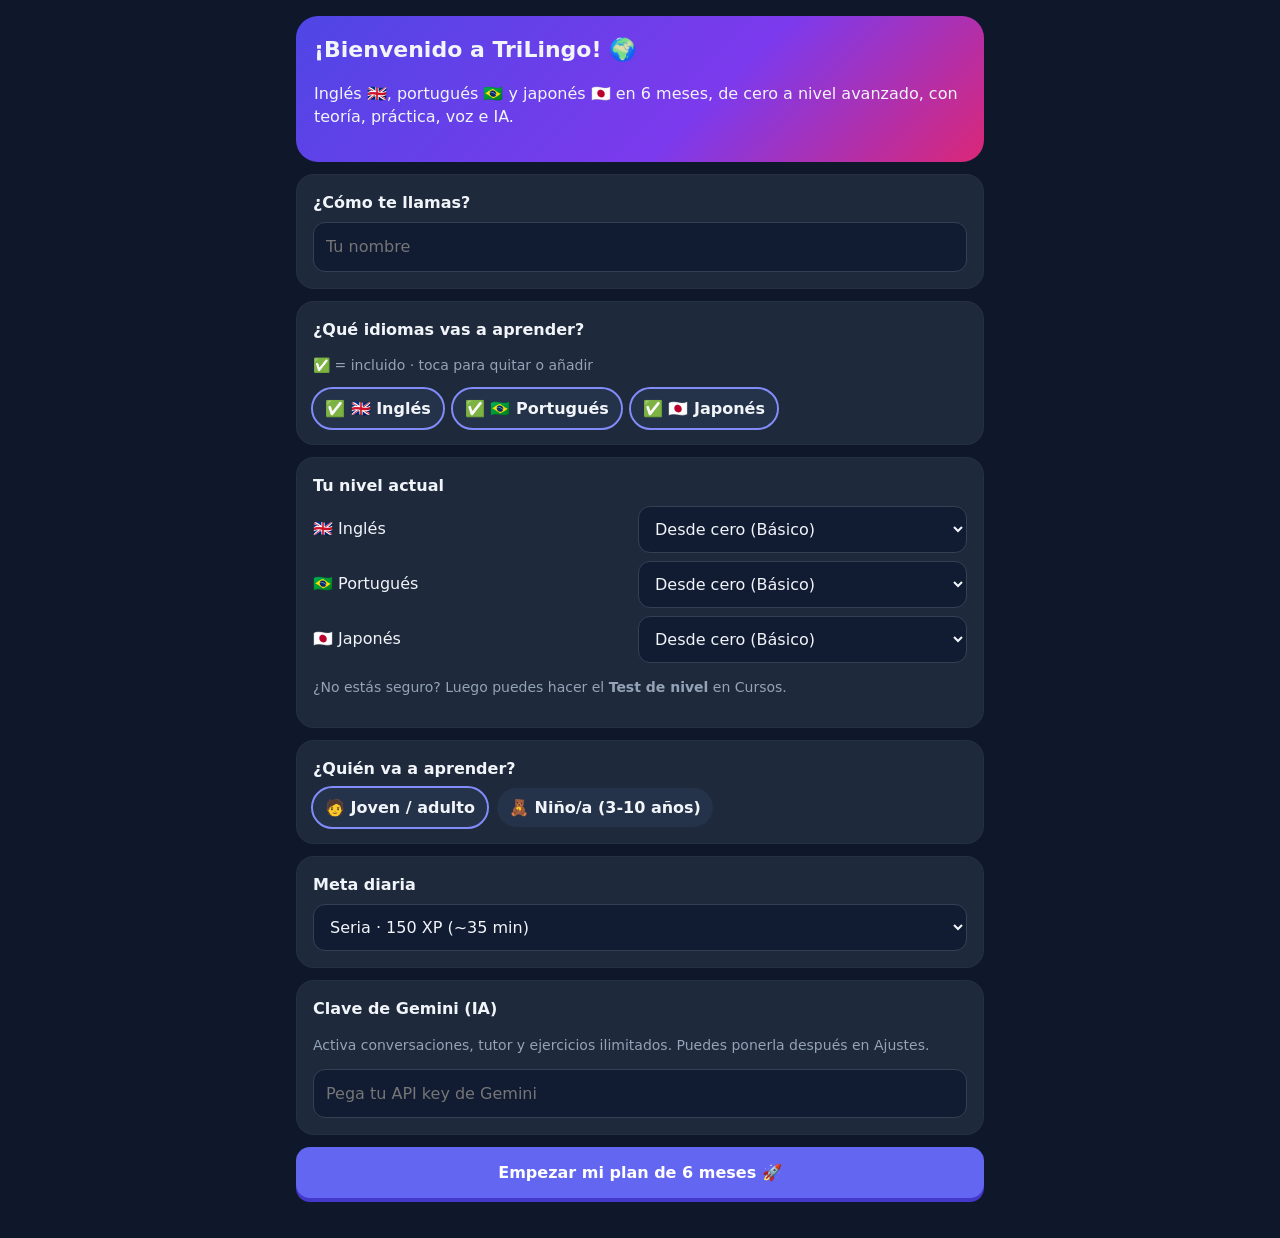
<file: triplingo/assets/index.html>
<!doctype html>
<html lang="es">
<head>
<meta charset="utf-8">
<meta name="viewport" content="width=device-width,initial-scale=1,maximum-scale=1,viewport-fit=cover">
<title>TriLingo</title>
<link rel="stylesheet" href="style.css">
</head>
<body>
<div id="app"></div>
<nav class="nav" id="nav">
  <button data-v="home"><span>🏠</span>Inicio</button>
  <button data-v="courses"><span>📚</span>Cursos</button>
  <button data-v="review"><span>🧠</span>Repasar</button>
  <button data-v="talk"><span>💬</span>Hablar</button>
  <button data-v="more"><span>✨</span>Más</button>
</nav>
<script src="data/en.js"></script>
<script src="data/pt.js"></script>
<script src="data/ja.js"></script>
<script src="data/extra.js"></script>
<script src="data/levels.js"></script>
<script src="data/kids.js"></script>
<script src="data/jp/index.js"></script>
<script src="data/media.js"></script>
<script src="data/methods-data.js"></script>
<script src="app.js"></script>
<script src="features.js"></script>
<script src="jp.js"></script>
<script src="methods.js"></script>
</body>
</html>
</file>
<file: triplingo/assets/style.css>
:root{
  --bg:#0f172a; --bg2:#111c33; --card:#1e293b; --card2:#24324a; --line:#334155;
  --tx:#f1f5f9; --mut:#94a3b8; --pri:#6366f1; --pri2:#818cf8; --ok:#22c55e; --bad:#ef4444; --warn:#f59e0b;
  --en:#ef4444; --pt:#22c55e; --ja:#facc15; --r:18px;
}
*{box-sizing:border-box;-webkit-tap-highlight-color:transparent}
html,body{margin:0;background:var(--bg);color:var(--tx);font-family:system-ui,-apple-system,"Segoe UI",Roboto,"Noto Sans","Noto Sans JP",sans-serif;font-size:16px;line-height:1.45}
body{padding-bottom:84px;min-height:100vh}
button{font:inherit;color:inherit;border:0;background:none;cursor:pointer}
input,textarea,select{font:inherit;color:var(--tx);background:var(--bg2);border:1px solid var(--line);border-radius:12px;padding:12px;width:100%}
textarea{min-height:90px;resize:vertical}
a{color:var(--pri2)}
#app{max-width:720px;margin:0 auto;padding:16px}
.top{display:flex;align-items:center;gap:10px;margin:4px 0 14px}
.top h1{font-size:20px;margin:0;flex:1}
.back{width:40px;height:40px;border-radius:12px;background:var(--card);font-size:20px}
.pill{display:inline-flex;align-items:center;gap:6px;background:var(--card);padding:6px 12px;border-radius:999px;font-weight:700;font-size:14px}
.card{background:var(--card);border-radius:var(--r);padding:16px;margin:0 0 12px;border:1px solid #ffffff08}
.card h2,.card h3{margin:0 0 8px}
.card h2{font-size:18px}.card h3{font-size:16px}
.mut{color:var(--mut);font-size:14px}
.row{display:flex;gap:10px;align-items:center}
.wrap{flex-wrap:wrap}
.grow{flex:1}
.grid2{display:grid;grid-template-columns:1fr 1fr;gap:10px}
.grid3{display:grid;grid-template-columns:repeat(3,1fr);gap:10px}
.btn{display:inline-flex;justify-content:center;align-items:center;gap:8px;background:var(--pri);color:#fff;font-weight:800;padding:14px 18px;border-radius:14px;box-shadow:0 4px 0 #4338ca;transition:transform .05s}
.btn:active{transform:translateY(3px);box-shadow:0 1px 0 #4338ca}
.btn.full{width:100%}
.btn.sec{background:var(--card2);box-shadow:0 4px 0 #0b1222}
.btn.ok{background:var(--ok);box-shadow:0 4px 0 #15803d}
.btn.bad{background:var(--bad);box-shadow:0 4px 0 #b91c1c}
.btn.sm{padding:9px 12px;font-size:14px;border-radius:12px}
.btn[disabled]{opacity:.45}
.tile{background:var(--card);border-radius:16px;padding:14px;text-align:left;border:1px solid #ffffff0a;display:block;width:100%}
.tile .ic{font-size:26px}
.tile b{display:block;margin-top:4px}
.tile:active{background:var(--card2)}
.bar{height:10px;background:var(--bg2);border-radius:99px;overflow:hidden}
.bar>i{display:block;height:100%;background:linear-gradient(90deg,var(--pri),#22d3ee);border-radius:99px;transition:width .3s}
.nav{position:fixed;bottom:0;left:0;right:0;background:#0b1222ee;backdrop-filter:blur(8px);border-top:1px solid var(--line);display:flex;justify-content:space-around;padding:8px 4px 10px;z-index:10}
.nav button{display:flex;flex-direction:column;align-items:center;font-size:11px;color:var(--mut);padding:4px 8px;border-radius:12px;min-width:60px}
.nav button span{font-size:22px}
.nav button.on{color:#fff;background:var(--card)}
.hero{background:linear-gradient(135deg,#4f46e5,#7c3aed 60%,#db2777);border-radius:22px;padding:18px;margin-bottom:12px}
.hero h2{margin:0;font-size:22px}
.ring{width:84px;height:84px;border-radius:50%;display:grid;place-items:center;font-weight:900}
.lang-chip{display:inline-flex;align-items:center;gap:6px;padding:8px 12px;border-radius:999px;background:var(--card2);font-weight:700}
.lang-chip.on{outline:2px solid var(--pri2)}
.tabs{display:flex;gap:8px;margin-bottom:12px;overflow-x:auto}
.tabs button{padding:10px 14px;border-radius:999px;background:var(--card);font-weight:700;white-space:nowrap}
.tabs button.on{background:var(--pri)}
.month{margin:16px 0 8px;font-weight:800;color:var(--mut);font-size:13px;letter-spacing:.06em;text-transform:uppercase}
.unit{display:flex;align-items:center;gap:12px;background:var(--card);padding:12px;border-radius:16px;margin-bottom:8px;width:100%;text-align:left}
.unit .n{width:44px;height:44px;border-radius:14px;display:grid;place-items:center;font-weight:900;background:var(--card2);flex:none}
.unit.done .n{background:var(--ok)}
.unit.cur .n{background:var(--pri)}
.unit.lock{opacity:.5}
.steps .unit .n{font-size:20px}
.q{font-size:22px;font-weight:800;margin:6px 0 4px}
.big{font-size:34px;font-weight:900;text-align:center;margin:10px 0}
.opts{display:grid;gap:10px;margin-top:14px}
.opt{background:var(--card);border:2px solid var(--line);border-radius:14px;padding:14px;text-align:left;font-size:17px;font-weight:600}
.opt.sel{border-color:var(--pri2);background:#1e1b4b}
.opt.right{border-color:var(--ok);background:#14532d}
.opt.wrong{border-color:var(--bad);background:#450a0a}
.tokens{display:flex;flex-wrap:wrap;gap:8px;min-height:56px;padding:10px;border-radius:14px;background:var(--bg2);border:2px dashed var(--line);margin:12px 0}
.tok{background:var(--card2);border:1px solid var(--line);border-radius:10px;padding:9px 12px;font-weight:700;font-size:17px}
.tok.used{opacity:.25;pointer-events:none}
.fb{position:fixed;left:0;right:0;bottom:0;padding:16px 16px 20px;z-index:20;border-top:2px solid;animation:up .2s}
.fb.ok{background:#052e16;border-color:var(--ok)}
.fb.bad{background:#3f0d0d;border-color:var(--bad)}
.fb .in{max-width:720px;margin:0 auto}
@keyframes up{from{transform:translateY(100%)}to{transform:none}}
.speak-btn{width:120px;height:120px;border-radius:50%;background:var(--pri);font-size:48px;display:grid;place-items:center;margin:18px auto;box-shadow:0 0 0 0 #6366f180}
.speak-btn.live{animation:pulse 1.2s infinite;background:var(--bad)}
@keyframes pulse{0%{box-shadow:0 0 0 0 #ef444499}70%{box-shadow:0 0 0 24px #ef444400}100%{box-shadow:0 0 0 0 #ef444400}}
.say{display:inline-grid;place-items:center;width:40px;height:40px;border-radius:12px;background:var(--card2);font-size:20px;flex:none}
.theory p{margin:0 0 10px}
.theory b{color:#c7d2fe}
.vocab{display:flex;align-items:center;gap:10px;padding:10px 0;border-bottom:1px solid var(--line)}
.vocab:last-child{border:0}
.vocab .w{font-size:19px;font-weight:800}
.chat{display:flex;flex-direction:column;gap:10px;margin-bottom:150px}
.msg{max-width:88%;padding:12px 14px;border-radius:16px;white-space:pre-wrap}
.msg.me{align-self:flex-end;background:var(--pri);border-bottom-right-radius:4px}
.msg.ai{align-self:flex-start;background:var(--card);border-bottom-left-radius:4px}
.msg .tr{color:var(--mut);font-size:14px;margin-top:6px}
.msg .cor{margin-top:8px;font-size:14px;background:#422006;border-radius:10px;padding:8px;color:#fde68a}
.composer{position:fixed;left:0;right:0;bottom:0;background:#0b1222;border-top:1px solid var(--line);padding:10px 12px 14px;z-index:15}
.composer .in{max-width:720px;margin:0 auto}
.sugg{display:flex;gap:6px;overflow-x:auto;margin-bottom:8px}
.sugg button{background:var(--card);border-radius:999px;padding:7px 12px;font-size:14px;white-space:nowrap}
.kgrid{display:grid;grid-template-columns:repeat(5,1fr);gap:6px}
.kgrid button{background:var(--card);border-radius:12px;padding:8px 0;font-size:24px;font-weight:700}
.kgrid button small{display:block;font-size:11px;color:var(--mut);font-weight:500}
.flash{min-height:220px;display:flex;flex-direction:column;justify-content:center;align-items:center;text-align:center}
.md h1,.md h2,.md h3{font-size:17px;margin:12px 0 6px}
.md ul{padding-left:20px;margin:6px 0}
.md p{margin:0 0 8px}
.md code{background:var(--bg2);padding:1px 5px;border-radius:6px}
.spin{width:28px;height:28px;border:3px solid var(--line);border-top-color:var(--pri2);border-radius:50%;animation:sp 1s linear infinite;margin:20px auto}
@keyframes sp{to{transform:rotate(360deg)}}
.toast{position:fixed;top:16px;left:50%;transform:translateX(-50%);background:#111827;border:1px solid var(--line);padding:10px 16px;border-radius:12px;z-index:50;font-weight:700;max-width:90%}
.diff .m{color:var(--ok)}.diff .x{color:var(--bad);text-decoration:underline}
.badge{font-size:12px;font-weight:800;padding:3px 8px;border-radius:999px;background:var(--card2);color:var(--mut)}
.center{text-align:center}
hr{border:0;border-top:1px solid var(--line);margin:14px 0}
.confetti{position:fixed;inset:0;pointer-events:none;z-index:60;overflow:hidden}
.confetti i{position:absolute;top:-10px;width:8px;height:14px;animation:fall 1.6s linear forwards}
@keyframes fall{to{transform:translateY(110vh) rotate(720deg)}}
/* ---------- v2: niveles, ruta, nuevos ejercicios ---------- */
.lvl{display:flex;align-items:center;gap:12px;width:100%;text-align:left;background:var(--card);border-radius:18px;padding:14px;margin:10px 0 6px;border:1px solid #ffffff0d}
.lvl.cur{outline:2px solid var(--pri2)}
.lvl.done{background:linear-gradient(135deg,#14532d,#1e293b)}
.lic{font-size:30px;width:48px;text-align:center}
.path{padding:6px 0 4px;position:relative}
.node{display:flex;align-items:center;gap:12px;width:80%;margin:10px 0;text-align:left}
.node .disc{width:66px;height:66px;flex:none;border-radius:50%;display:grid;place-items:center;font-weight:900;font-size:22px;background:conic-gradient(var(--pri2) var(--p),var(--card2) 0);box-shadow:0 5px 0 #0b1222;position:relative}
.node .disc::after{content:"";position:absolute;inset:6px;border-radius:50%;background:var(--card);z-index:0}
.node .disc{isolation:isolate}
.node .disc{color:#fff}
.node .disc{z-index:0}
.node .nt{display:flex;flex-direction:column}
.node.done .disc{background:var(--ok)}
.node.done .disc::after{background:#16a34a}
.node.cur .disc{animation:bob 1.6s ease-in-out infinite}
.node.lock{opacity:.45}
.node .disc>*{position:relative;z-index:1}
.node .disc{font-variant-numeric:tabular-nums}
@keyframes bob{50%{transform:translateY(-5px)}}
.pairs{display:grid;grid-template-columns:1fr 1fr;gap:10px;margin-top:14px}
.pairs>div{display:grid;gap:10px;align-content:start}
.pairs .opt{text-align:center;padding:16px 8px;transition:all .15s}
.pairs .opt[disabled]{opacity:.35}
.pics{display:grid;grid-template-columns:1fr 1fr;gap:12px;margin-top:16px}
.opt.pic{font-size:64px;text-align:center;padding:18px 0}
.opt.wrong{animation:shake .35s}
@keyframes shake{25%{transform:translateX(-6px)}75%{transform:translateX(6px)}}
/* escritura */
.padwrap{position:relative;width:min(100%,340px);aspect-ratio:1;margin:12px auto;background:var(--bg2);border-radius:18px;border:2px solid var(--line);overflow:hidden}
.padwrap canvas,.padwrap svg,.padguide{position:absolute;inset:0;width:100%;height:100%}
.padwrap canvas{touch-action:none}
.padguide{display:grid;place-items:center;font-size:min(68vw,250px);line-height:1;color:#fff;pointer-events:none;font-family:"Noto Sans JP","Noto Sans CJK JP",sans-serif}
.padsvg{pointer-events:none}
.padsvg path{fill:none;stroke:#f472b6;stroke-width:4;stroke-linecap:round;stroke-linejoin:round;stroke-dasharray:1;stroke-dashoffset:1;animation:draw .65s ease forwards}
@keyframes draw{to{stroke-dashoffset:0}}
/* canciones y libros */
.lyrics{display:grid;gap:8px}
.lyr{background:var(--card);border-radius:14px;padding:12px 14px;text-align:left;border:2px solid transparent;transition:all .2s}
.lyr .lt{font-size:19px;font-weight:700}
.lyr .tr,.sent .tr{color:var(--mut);font-size:14px}
.lyr.on{border-color:var(--pri2);background:#1e1b4b;transform:scale(1.02)}
.book .sent{font-size:19px;line-height:1.7;margin:0 0 12px;cursor:pointer;padding:6px 8px;border-radius:10px}
.book .sent:active{background:var(--card2)}
.book .d{display:block;font-size:14px;line-height:1.4}
/* niños */
.kids{--kr:26px}
.kids .tabs.big button{font-size:18px;padding:12px 18px}
.kmascot{font-size:56px;animation:bob 2s ease-in-out infinite}
.kunits{display:grid;grid-template-columns:1fr 1fr;gap:12px;margin:12px 0}
.kunit{background:linear-gradient(160deg,#312e81,#1e293b);border-radius:var(--kr);padding:16px 10px;text-align:center;border:2px solid #ffffff14;box-shadow:0 6px 0 #0b1222}
.kunit:active{transform:translateY(4px);box-shadow:0 2px 0 #0b1222}
.kic{font-size:56px;line-height:1.2}
.kunit b{font-size:18px;display:block;margin-top:4px}
.kst{color:#facc15;font-size:22px;letter-spacing:2px}
.kbig{display:block;width:100%;font-size:22px;font-weight:900;padding:18px;border-radius:var(--kr);background:#ec4899;color:#fff;box-shadow:0 6px 0 #9d174d;margin:10px 0}
.kbig.sec{background:var(--card2);box-shadow:0 6px 0 #0b1222;width:auto;flex:1}
.kbig[disabled]{opacity:.4}
.kcard{display:block;width:100%;background:linear-gradient(160deg,#4338ca,#7c3aed);border-radius:30px;padding:26px 10px;text-align:center;margin-bottom:14px}
.kemoji{font-size:120px;line-height:1.1}
.kword{font-size:40px;font-weight:900;margin:6px 0}
.grid3 .tile b{font-size:14px;overflow-wrap:anywhere;hyphens:auto}
.grid3 .tile{padding:12px 10px}
/* ---------- escritura japonesa 2.2 ---------- */
.ksvg{width:110px;height:110px;background:var(--bg2);border-radius:14px}
.ksvg.big{width:130px;height:130px}
.ksvg.pad{position:absolute;inset:0;width:100%;height:100%;background:none;border-radius:0}
.ksvg .ghost{fill:none;stroke:#94a3b833;stroke-width:64;stroke-linecap:round;stroke-linejoin:round}
.ksvg.pad .ghost{stroke:#94a3b826}
.ksvg .anim{fill:none;stroke:#f472b6;stroke-width:44;stroke-linecap:round;stroke-linejoin:round;stroke-dasharray:1;stroke-dashoffset:1;animation:draw .6s ease forwards}
.ksvg .num{fill:#fde68a;font-size:90px;font-weight:900;opacity:0;animation:fadein .2s forwards}
@keyframes fadein{to{opacity:1}}
.jbig{display:flex;flex-wrap:wrap;justify-content:center;gap:10px;font-size:44px;font-weight:700}
.jbig span{cursor:pointer}
.jprev{font-size:20px;letter-spacing:2px;margin:2px 0;overflow-wrap:anywhere}
.kgrid.kana button{font-size:22px}
.tabs.jtabs{flex-wrap:wrap}
</file>
